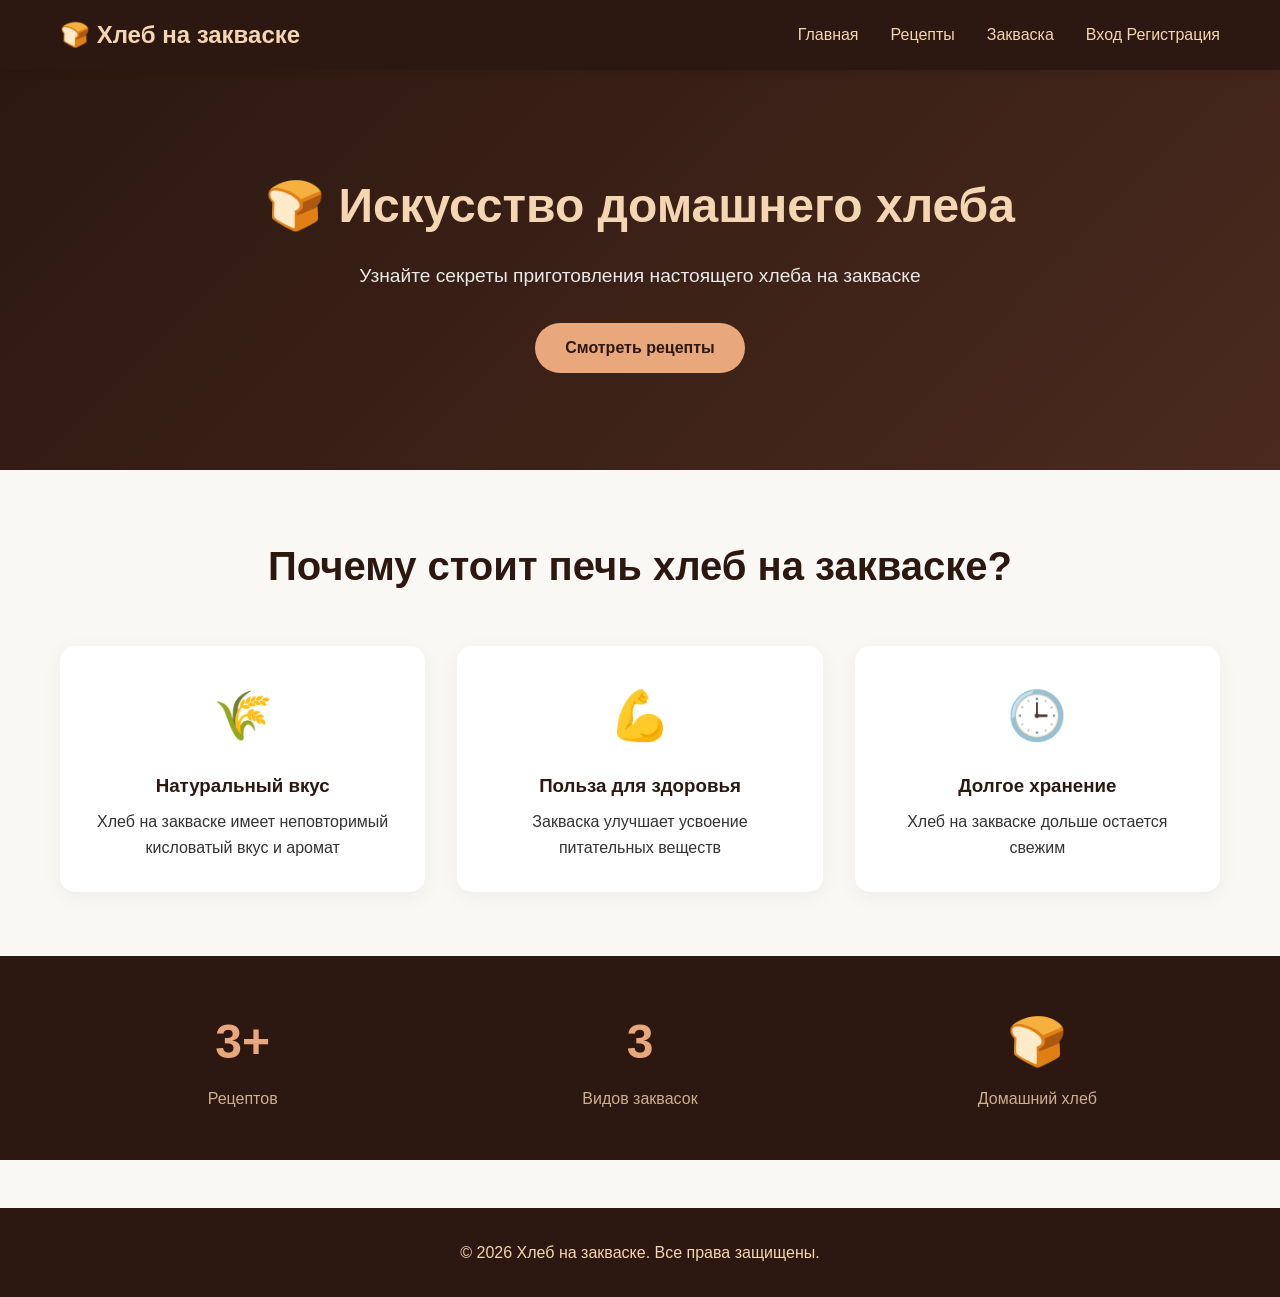
<file: frontend/index.html>
<!DOCTYPE html>
<html lang="ru">
<head>
    <meta charset="UTF-8">
    <meta name="viewport" content="width=device-width, initial-scale=1.0">
    <title>Хлеб на закваске - Главная</title>
    <link rel="stylesheet" href="css/style.css?v=5">
</head>
<body>
    <nav class="navbar">
        <div class="container">
            <a href="/" class="logo">🍞 Хлеб на закваске</a>
            <ul class="nav-links">
                <li><a href="/">Главная</a></li>
                <li><a href="/recipes.html">Рецепты</a></li>
                <li><a href="/starter.html">Закваска</a></li>
                <li class="requires-auth"><a href="/add-recipe.html">➕ Добавить рецепт</a></li>
                <li class="auth-links"></li>
            </ul>
        </div>
    </nav>

    <section class="hero">
        <div class="container">
            <h1>🍞 Искусство домашнего хлеба</h1>
            <p>Узнайте секреты приготовления настоящего хлеба на закваске</p>
            <a href="/recipes.html" class="btn btn-primary">Смотреть рецепты</a>
        </div>
    </section>

    <section class="features">
        <div class="container">
            <h2>Почему стоит печь хлеб на закваске?</h2>
            <div class="features-grid">
                <div class="feature-card">
                    <div class="feature-icon">🌾</div>
                    <h3>Натуральный вкус</h3>
                    <p>Хлеб на закваске имеет неповторимый кисловатый вкус и аромат</p>
                </div>
                <div class="feature-card">
                    <div class="feature-icon">💪</div>
                    <h3>Польза для здоровья</h3>
                    <p>Закваска улучшает усвоение питательных веществ</p>
                </div>
                <div class="feature-card">
                    <div class="feature-icon">🕒</div>
                    <h3>Долгое хранение</h3>
                    <p>Хлеб на закваске дольше остается свежим</p>
                </div>
            </div>
        </div>
    </section>

    <section class="stats">
        <div class="container">
            <div class="stats-grid">
                <div class="stat-item">
                    <span class="stat-number" id="recipeCount">0</span>
                    <span class="stat-label">Рецептов</span>
                </div>
                <div class="stat-item">
                    <span class="stat-number" id="starterCount">0</span>
                    <span class="stat-label">Видов заквасок</span>
                </div>
                <div class="stat-item">
                    <span class="stat-number">🍞</span>
                    <span class="stat-label">Домашний хлеб</span>
                </div>
            </div>
        </div>
    </section>

    <footer>
        <div class="container">
            <p>&copy; 2026 Хлеб на закваске. Все права защищены.</p>
        </div>
    </footer>

    <script src="js/config.js"></script>
    <script src="js/utils.js"></script>
    <script src="js/auth-check.js"></script>
    <script src="js/main.js"></script>
</body>
</html>
</file>
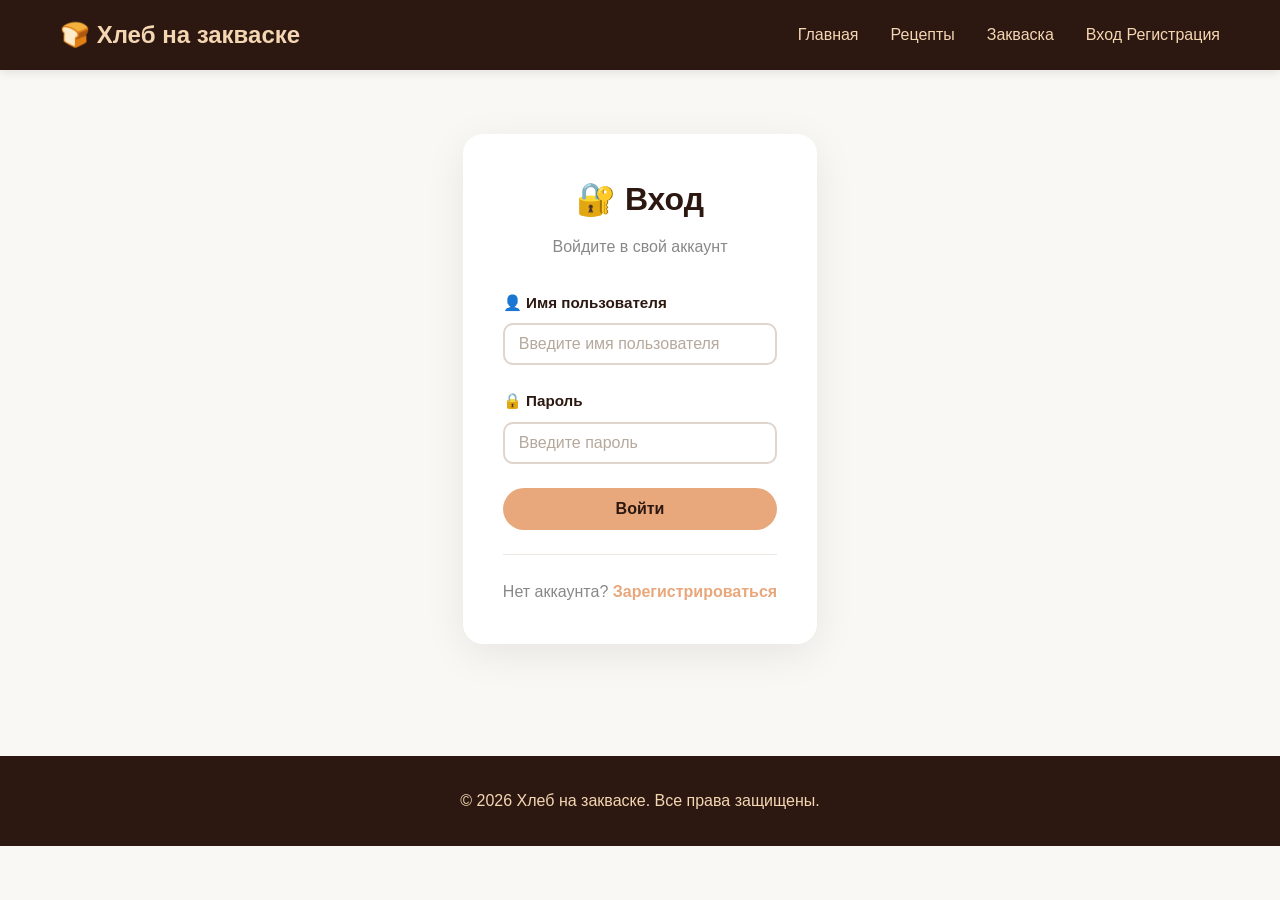
<file: frontend/login.html>
<!DOCTYPE html>
<html lang="ru">
<head>
    <meta charset="UTF-8">
    <meta name="viewport" content="width=device-width, initial-scale=1.0">
    <title>Вход - Хлеб на закваске</title>
    <link rel="stylesheet" href="css/style.css?v=5">
    <link rel="stylesheet" href="css/auth.css?v=5">
</head>
<body>
    <nav class="navbar">
        <div class="container">
            <a href="/" class="logo">🍞 Хлеб на закваске</a>
            <ul class="nav-links">
                <li><a href="/">Главная</a></li>
                <li><a href="/recipes.html">Рецепты</a></li>
                <li><a href="/starter.html">Закваска</a></li>
                <li class="requires-auth"><a href="/add-recipe.html">➕ Добавить рецепт</a></li>
                <li class="auth-links"></li>
            </ul>
        </div>
    </nav>

    <section class="auth-section">
        <div class="container">
            <div class="auth-card">
                <div class="auth-header">
                    <h1>🔐 Вход</h1>
                    <p>Войдите в свой аккаунт</p>
                </div>

                <form id="loginForm" class="auth-form">
                    <div class="form-group">
                        <label for="username">👤 Имя пользователя</label>
                        <input type="text" id="username" required
                               placeholder="Введите имя пользователя">
                    </div>

                    <div class="form-group">
                        <label for="password">🔒 Пароль</label>
                        <input type="password" id="password" required
                               placeholder="Введите пароль">
                    </div>

                    <div id="message" class="auth-message"></div>

                    <button type="submit" class="btn btn-primary btn-full">Войти</button>
                </form>

                <div class="auth-footer">
                    <p>Нет аккаунта? <a href="/register.html">Зарегистрироваться</a></p>
                </div>
            </div>
        </div>
    </section>

    <footer>
        <div class="container">
            <p>&copy; 2026 Хлеб на закваске. Все права защищены.</p>
        </div>
    </footer>

    <script src="js/config.js"></script>
    <script src="js/utils.js"></script>
    <script src="js/auth-check.js"></script>
    <script src="js/login.js"></script>
</body>
</html>
</file>
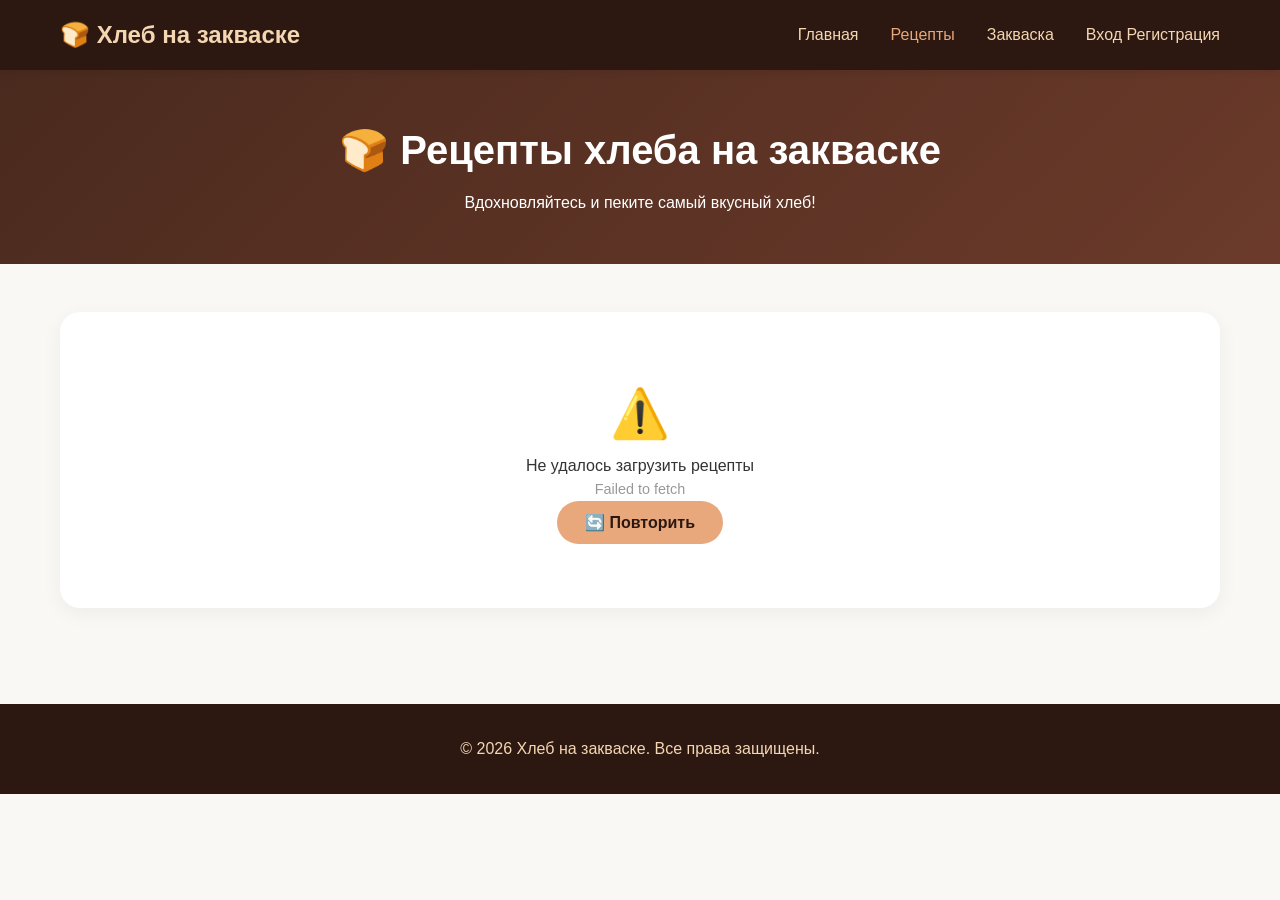
<file: frontend/recipes.html>
<!DOCTYPE html>
<html lang="ru">
<head>
    <meta charset="UTF-8">
    <meta name="viewport" content="width=device-width, initial-scale=1.0">
    <title>Рецепты хлеба на закваске</title>
    <link rel="stylesheet" href="css/style.css?v=5">
    <link rel="stylesheet" href="css/starter.css?v=5">  
</head>
<body>
    <nav class="navbar">
        <div class="container">
            <a href="/" class="logo">🍞 Хлеб на закваске</a>
            <ul class="nav-links">
                <li><a href="/">Главная</a></li>
                <li><a href="/recipes.html" class="active">Рецепты</a></li>
                <li><a href="/starter.html">Закваска</a></li>
                <li class="requires-auth"><a href="/add-recipe.html">➕ Добавить рецепт</a></li>
                <li class="auth-links"></li>
            </ul>
        </div>
    </nav>

    <section class="page-header">
        <div class="container">
            <h1>🍞 Рецепты хлеба на закваске</h1>
            <p>Вдохновляйтесь и пеките самый вкусный хлеб!</p>
        </div>
    </section>

    <section class="recipes-section">
        <div class="container">
            <div id="recipes-container" class="recipes-grid">
              
            </div>
        </div>
    </section>

    <footer>
        <div class="container">
            <p>&copy; 2026 Хлеб на закваске. Все права защищены.</p>
        </div>
    </footer>

    <script src="js/config.js"></script>
    <script src="js/utils.js"></script>
    <script src="js/auth-check.js"></script>
    <script src="js/recipes.js"></script>
</body>
</html>
</file>
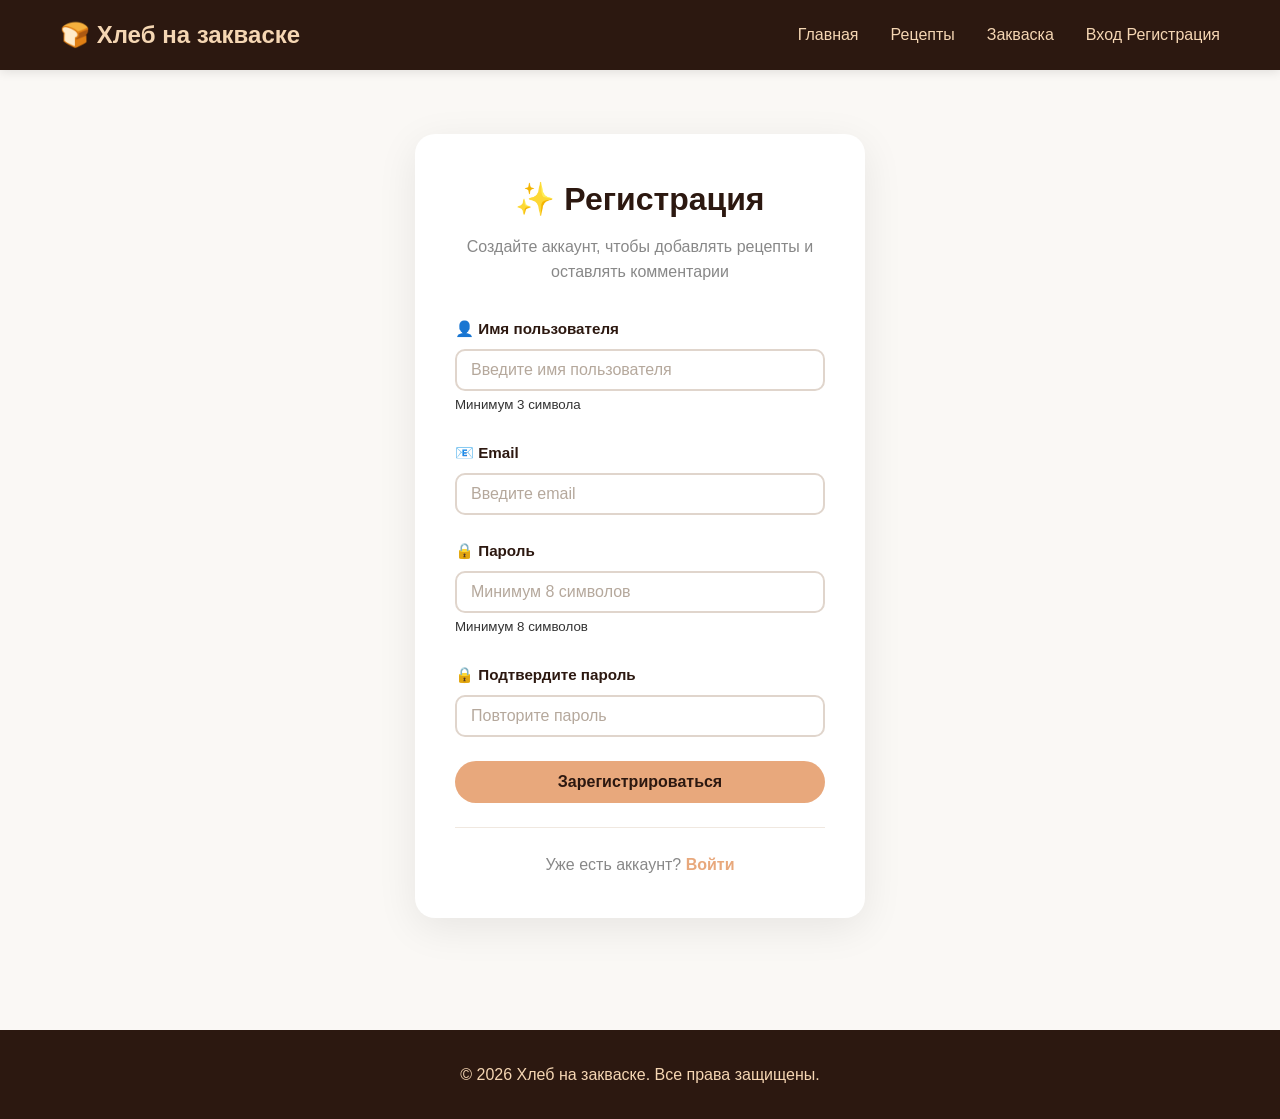
<file: frontend/register.html>
<!DOCTYPE html>
<html lang="ru">
<head>
    <meta charset="UTF-8">
    <meta name="viewport" content="width=device-width, initial-scale=1.0">
    <title>Регистрация - Хлеб на закваске</title>
    <link rel="stylesheet" href="css/style.css?v=5">
    <link rel="stylesheet" href="css/auth.css?v=5">
</head>
<body>
    <nav class="navbar">
        <div class="container">
            <a href="/" class="logo">🍞 Хлеб на закваске</a>
            <ul class="nav-links">
                <li><a href="/">Главная</a></li>
                <li><a href="/recipes.html">Рецепты</a></li>
                <li><a href="/starter.html">Закваска</a></li>
                <li class="requires-auth"><a href="/add-recipe.html">➕ Добавить рецепт</a></li>
                <li class="auth-links"></li>
            </ul>
        </div>
    </nav>

    <section class="auth-section">
        <div class="container">
            <div class="auth-card">
                <div class="auth-header">
                    <h1>✨ Регистрация</h1>
                    <p>Создайте аккаунт, чтобы добавлять рецепты и оставлять комментарии</p>
                </div>

                <form id="registerForm" class="auth-form">
                    <div class="form-group">
                        <label for="username">👤 Имя пользователя</label>
                        <input type="text" id="username" required minlength="3"
                               placeholder="Введите имя пользователя">
                        <small>Минимум 3 символа</small>
                    </div>

                    <div class="form-group">
                        <label for="email">📧 Email</label>
                        <input type="email" id="email" required placeholder="Введите email">
                    </div>

                    <div class="form-group">
                        <label for="password">🔒 Пароль</label>
                        <input type="password" id="password" required minlength="8"
                               placeholder="Минимум 8 символов">
                        <small>Минимум 8 символов</small>
                    </div>

                    <div class="form-group">
                        <label for="confirm_password">🔒 Подтвердите пароль</label>
                        <input type="password" id="confirm_password" required
                               placeholder="Повторите пароль">
                    </div>

                    <div id="message" class="auth-message"></div>

                    <button type="submit" class="btn btn-primary btn-full">Зарегистрироваться</button>
                </form>

                <div class="auth-footer">
                    <p>Уже есть аккаунт? <a href="/login.html">Войти</a></p>
                </div>
            </div>
        </div>
    </section>

    <footer>
        <div class="container">
            <p>&copy; 2026 Хлеб на закваске. Все права защищены.</p>
        </div>
    </footer>

    <script src="js/config.js"></script>
    <script src="js/utils.js"></script>
    <script src="js/auth-check.js"></script>
    <script src="js/register.js"></script>
</body>
</html>
</file>
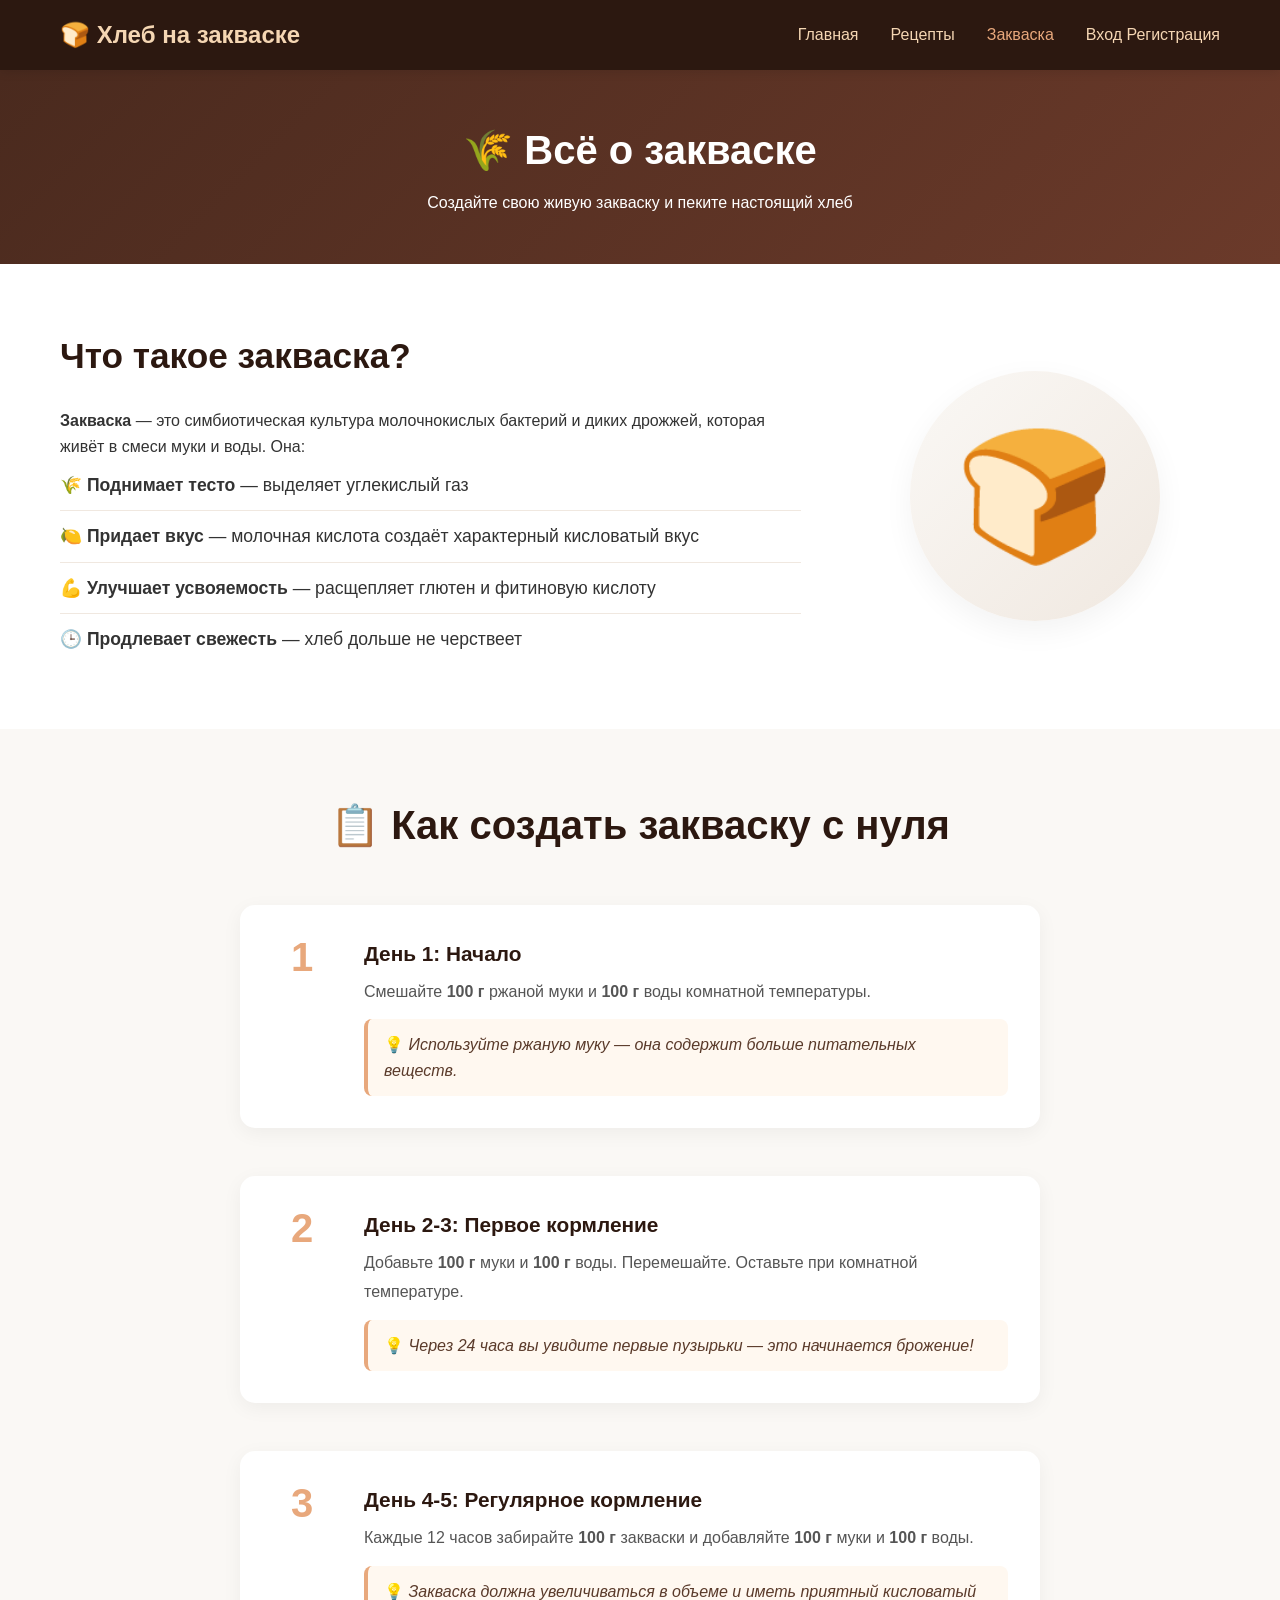
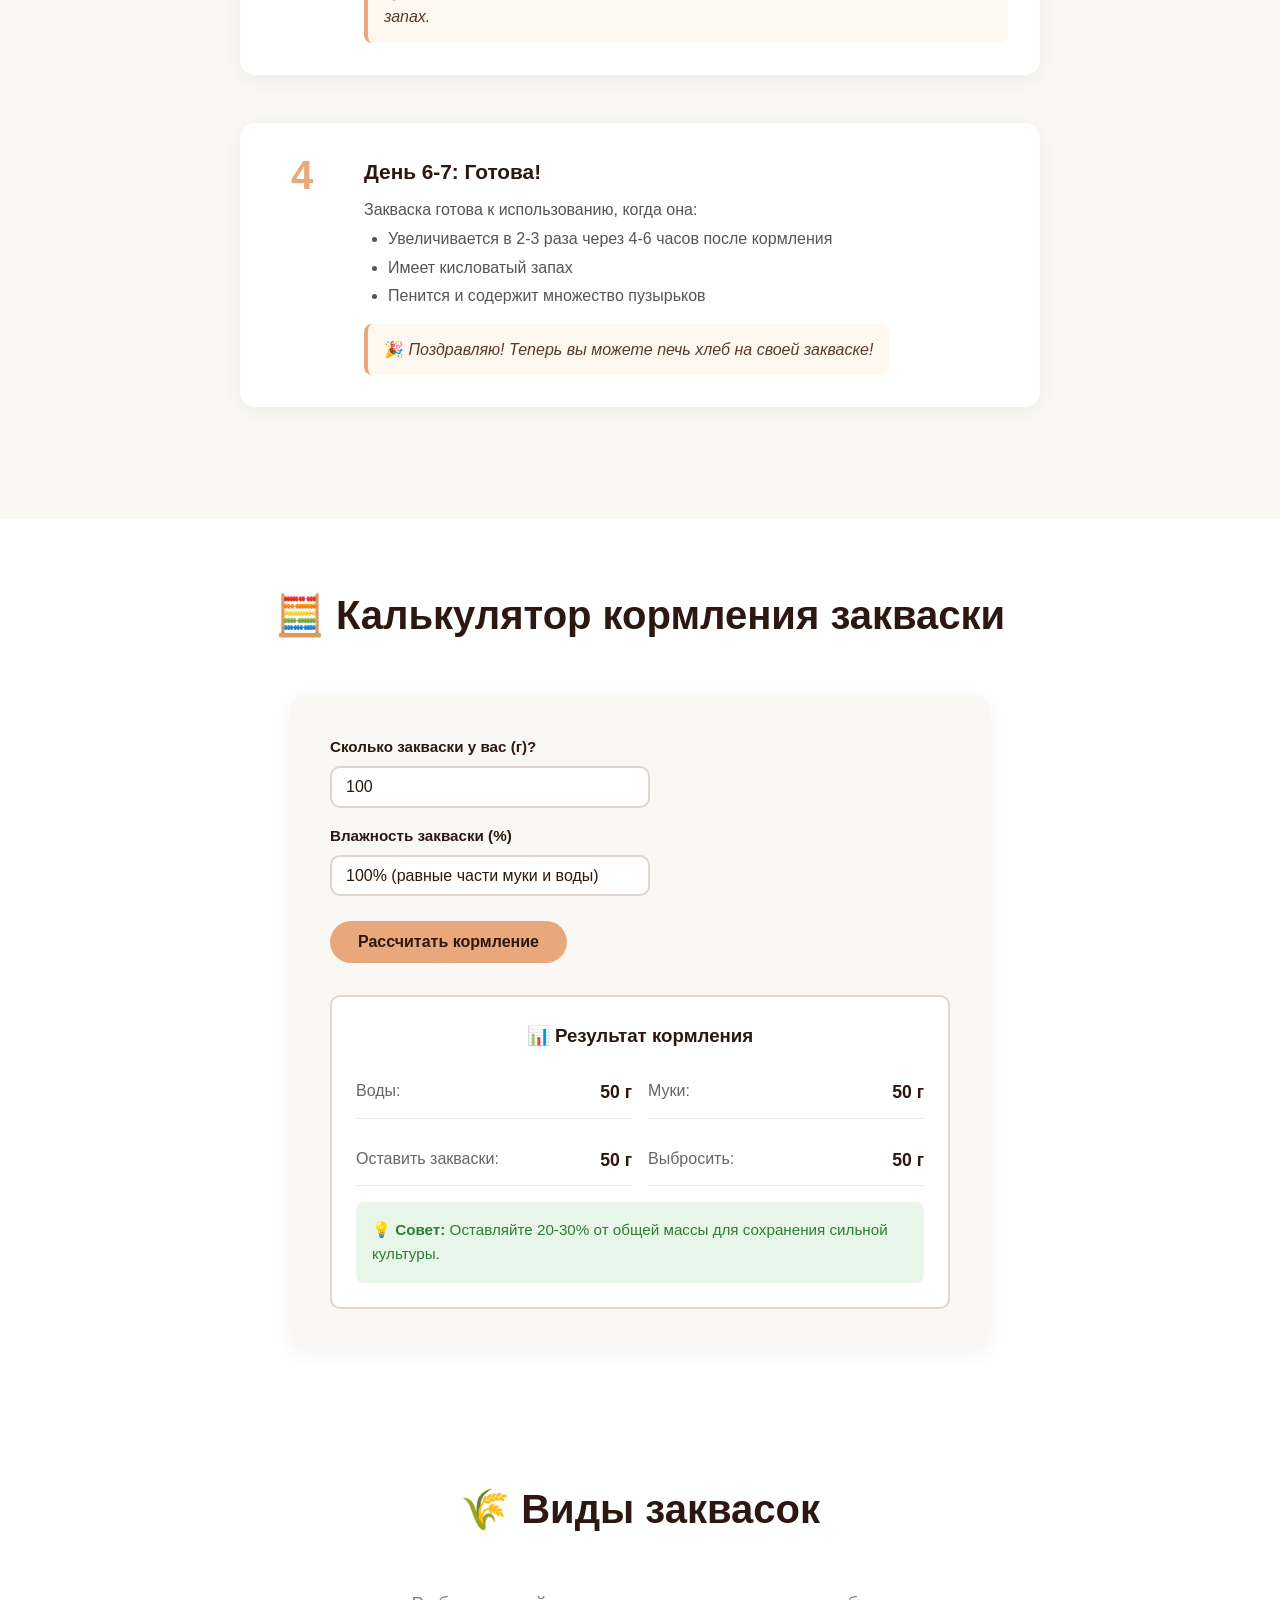
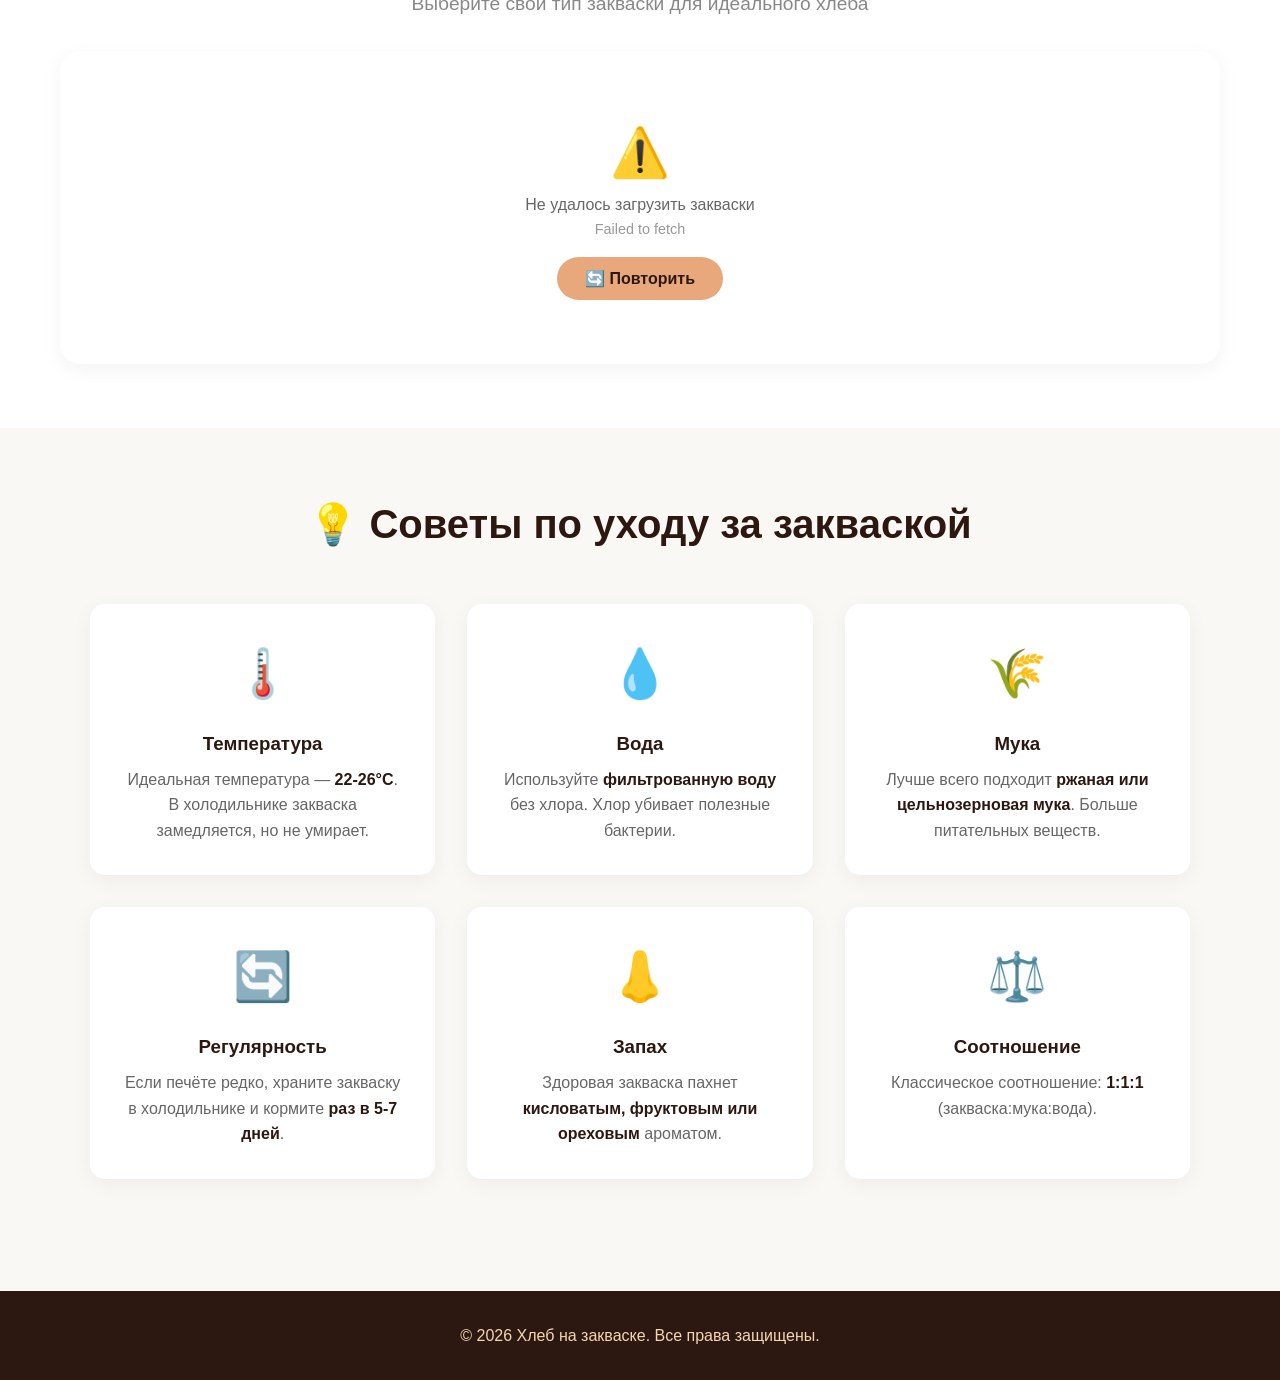
<file: frontend/starter.html>
<!DOCTYPE html>
<html lang="ru">
<head>
    <meta charset="UTF-8">
    <meta name="viewport" content="width=device-width, initial-scale=1.0">
    <title>Всё о закваске - Хлеб на закваске</title>
    <link rel="stylesheet" href="css/style.css?v=6">
    <link rel="stylesheet" href="css/starter.css?v=6">  
</head>
<body>
    <nav class="navbar">
        <div class="container">
            <a href="/" class="logo">🍞 Хлеб на закваске</a>
            <ul class="nav-links">
                <li><a href="/">Главная</a></li>
                <li><a href="/recipes.html">Рецепты</a></li>
                <li><a href="/starter.html" class="active">Закваска</a></li>
                <li class="requires-auth"><a href="/add-recipe.html">➕ Добавить рецепт</a></li>
                <li class="auth-links"></li>
            </ul>
        </div>
    </nav>

    <section class="page-header">
        <div class="container">
            <h1>🌾 Всё о закваске</h1>
            <p>Создайте свою живую закваску и пеките настоящий хлеб</p>
        </div>
    </section>

    <section class="intro-section">
        <div class="container">
            <div class="intro-content">
                <div class="intro-text">
                    <h2>Что такое закваска?</h2>
                    <p><strong>Закваска</strong> — это симбиотическая культура молочнокислых бактерий и диких дрожжей, которая живёт в смеси муки и воды. Она:</p>
                    <ul>
                        <li>🌾 <strong>Поднимает тесто</strong> — выделяет углекислый газ</li>
                        <li>🍋 <strong>Придает вкус</strong> — молочная кислота создаёт характерный кисловатый вкус</li>
                        <li>💪 <strong>Улучшает усвояемость</strong> — расщепляет глютен и фитиновую кислоту</li>
                        <li>🕒 <strong>Продлевает свежесть</strong> — хлеб дольше не черствеет</li>
                    </ul>
                </div>
                <div class="intro-image">
                    <div class="starter-icon">🍞</div>
                </div>
            </div>
        </div>
    </section>

    <section class="guide-section">
        <div class="container">
            <h2 class="section-title">📋 Как создать закваску с нуля</h2>
            <div class="guide-timeline">
                <div class="guide-step">
                    <div class="step-number">1</div>
                    <div class="step-content">
                        <h3>День 1: Начало</h3>
                        <p>Смешайте <strong>100 г</strong> ржаной муки и <strong>100 г</strong> воды комнатной температуры.</p>
                        <div class="step-tip">💡 <em>Используйте ржаную муку — она содержит больше питательных веществ.</em></div>
                    </div>
                </div>
                <div class="guide-step">
                    <div class="step-number">2</div>
                    <div class="step-content">
                        <h3>День 2-3: Первое кормление</h3>
                        <p>Добавьте <strong>100 г</strong> муки и <strong>100 г</strong> воды. Перемешайте. Оставьте при комнатной температуре.</p>
                        <div class="step-tip">💡 <em>Через 24 часа вы увидите первые пузырьки — это начинается брожение!</em></div>
                    </div>
                </div>
                <div class="guide-step">
                    <div class="step-number">3</div>
                    <div class="step-content">
                        <h3>День 4-5: Регулярное кормление</h3>
                        <p>Каждые 12 часов забирайте <strong>100 г</strong> закваски и добавляйте <strong>100 г</strong> муки и <strong>100 г</strong> воды.</p>
                        <div class="step-tip">💡 <em>Закваска должна увеличиваться в объеме и иметь приятный кисловатый запах.</em></div>
                    </div>
                </div>
                <div class="guide-step">
                    <div class="step-number">4</div>
                    <div class="step-content">
                        <h3>День 6-7: Готова!</h3>
                        <p>Закваска готова к использованию, когда она:</p>
                        <ul>
                            <li>Увеличивается в 2-3 раза через 4-6 часов после кормления</li>
                            <li>Имеет кисловатый запах</li>
                            <li>Пенится и содержит множество пузырьков</li>
                        </ul>
                        <div class="step-tip">🎉 <em>Поздравляю! Теперь вы можете печь хлеб на своей закваске!</em></div>
                    </div>
                </div>
            </div>
        </div>
    </section>

    <section class="calculator-section">
        <div class="container">
            <h2 class="section-title">🧮 Калькулятор кормления закваски</h2>
            <div class="calculator-card">
                <div class="calc-inputs">
                    <div class="form-group">
                        <label for="starterAmount">Сколько закваски у вас (г)?</label>
                        <input type="number" id="starterAmount" value="100" min="10" step="5">
                    </div>
                    <div class="form-group">
                        <label for="hydration">Влажность закваски (%)</label>
                        <select id="hydration">
                            <option value="100">100% (равные части муки и воды)</option>
                            <option value="80">80% (меньше воды)</option>
                            <option value="120">120% (больше воды)</option>
                        </select>
                    </div>
                    <button onclick="calculateFeeding()" class="btn btn-primary">Рассчитать кормление</button>
                </div>
                <div id="calculationResult" class="calc-result">
                    <h3>📊 Результат кормления</h3>
                    <div class="result-grid">
                        <div class="result-item">
                            <span class="result-label">Воды:</span>
                            <span class="result-value" id="waterAmount">100 г</span>
                        </div>
                        <div class="result-item">
                            <span class="result-label">Муки:</span>
                            <span class="result-value" id="flourAmount">100 г</span>
                        </div>
                        <div class="result-item">
                            <span class="result-label">Оставить закваски:</span>
                            <span class="result-value" id="keepAmount">50 г</span>
                        </div>
                        <div class="result-item">
                            <span class="result-label">Выбросить:</span>
                            <span class="result-value" id="discardAmount">50 г</span>
                        </div>
                    </div>
                    <div class="result-tip">
                        💡 <strong>Совет:</strong> Оставляйте 20-30% от общей массы для сохранения сильной культуры.
                    </div>
                </div>
            </div>
        </div>
    </section>

    <section class="types-section">
        <div class="container">
            <h2 class="section-title">🌾 Виды заквасок</h2>
            <p class="section-subtitle">Выберите свой тип закваски для идеального хлеба</p>
            <div id="starters-container" class="starters-grid">
                
            </div>
        </div>
    </section>

    <section class="tips-section">
        <div class="container">
            <h2 class="section-title">💡 Советы по уходу за закваской</h2>
            <div class="tips-grid">
                <div class="tip-card">
                    <div class="tip-icon">🌡️</div>
                    <h3>Температура</h3>
                    <p>Идеальная температура — <strong>22-26°C</strong>. В холодильнике закваска замедляется, но не умирает.</p>
                </div>
                <div class="tip-card">
                    <div class="tip-icon">💧</div>
                    <h3>Вода</h3>
                    <p>Используйте <strong>фильтрованную воду</strong> без хлора. Хлор убивает полезные бактерии.</p>
                </div>
                <div class="tip-card">
                    <div class="tip-icon">🌾</div>
                    <h3>Мука</h3>
                    <p>Лучше всего подходит <strong>ржаная или цельнозерновая мука</strong>. Больше питательных веществ.</p>
                </div>
                <div class="tip-card">
                    <div class="tip-icon">🔄</div>
                    <h3>Регулярность</h3>
                    <p>Если печёте редко, храните закваску в холодильнике и кормите <strong>раз в 5-7 дней</strong>.</p>
                </div>
                <div class="tip-card">
                    <div class="tip-icon">👃</div>
                    <h3>Запах</h3>
                    <p>Здоровая закваска пахнет <strong>кисловатым, фруктовым или ореховым</strong> ароматом.</p>
                </div>
                <div class="tip-card">
                    <div class="tip-icon">⚖️</div>
                    <h3>Соотношение</h3>
                    <p>Классическое соотношение: <strong>1:1:1</strong> (закваска:мука:вода).</p>
                </div>
            </div>
        </div>
    </section>

    <footer>
        <div class="container">
            <p>&copy; 2026 Хлеб на закваске. Все права защищены.</p>
        </div>
    </footer>

    <script src="js/config.js"></script>
    <script src="js/utils.js"></script>
    <script src="js/auth-check.js"></script>
    <script src="js/starter.js"></script>
</body>
</html>
</file>
<file: frontend/css/style.css>
* {
    margin: 0;
    padding: 0;
    box-sizing: border-box;
}

body {
    font-family: 'Segoe UI', Tahoma, Geneva, Verdana, sans-serif;
    line-height: 1.6;
    color: #333;
    background: #faf8f5;
}

.container {
    max-width: 1200px;
    margin: 0 auto;
    padding: 0 20px;
}

/* Navbar */
.navbar {
    background: #2c1810;
    color: #fff;
    padding: 1rem 0;
    position: sticky;
    top: 0;
    z-index: 1000;
    box-shadow: 0 2px 10px rgba(0,0,0,0.1);
}

.navbar .container {
    display: flex;
    justify-content: space-between;
    align-items: center;
}

.logo {
    font-size: 1.5rem;
    font-weight: bold;
    color: #f5d6b3;
    text-decoration: none;
}

.nav-links {
    display: flex;
    list-style: none;
    gap: 2rem;
}

.nav-links a {
    color: #f5d6b3;
    text-decoration: none;
    transition: color 0.3s;
    font-weight: 500;
}

.nav-links a:hover,
.nav-links a.active {
    color: #e8a87c;
}

/* Hero Section */
.hero {
    background: linear-gradient(135deg, #2c1810 0%, #4a2a1e 100%);
    color: white;
    padding: 4rem 0;
    text-align: center;
    min-height: 400px;
    display: flex;
    align-items: center;
}

.hero h1 {
    font-size: 3rem;
    margin-bottom: 1rem;
    color: #f5d6b3;
}

.hero p {
    font-size: 1.2rem;
    margin-bottom: 2rem;
    opacity: 0.9;
}

/* Buttons */
.btn {
    display: inline-block;
    padding: 12px 30px;
    border-radius: 30px;
    text-decoration: none;
    font-weight: 600;
    transition: all 0.3s;
    border: none;
    cursor: pointer;
}

.btn-primary {
    background: #e8a87c;
    color: #2c1810;
}

.btn-primary:hover {
    background: #f5d6b3;
    transform: translateY(-2px);
    box-shadow: 0 5px 15px rgba(232, 168, 124, 0.4);
}

/* Features */
.features {
    padding: 4rem 0;
}

.features h2 {
    text-align: center;
    font-size: 2.5rem;
    margin-bottom: 3rem;
    color: #2c1810;
}

.features-grid {
    display: grid;
    grid-template-columns: repeat(auto-fit, minmax(300px, 1fr));
    gap: 2rem;
}

.feature-card {
    background: white;
    padding: 2rem;
    border-radius: 15px;
    text-align: center;
    box-shadow: 0 5px 20px rgba(0,0,0,0.05);
    transition: transform 0.3s;
}

.feature-card:hover {
    transform: translateY(-5px);
}

.feature-icon {
    font-size: 3rem;
    margin-bottom: 1rem;
}

.feature-card h3 {
    margin-bottom: 0.5rem;
    color: #2c1810;
}

/* Page Header */
.page-header {
    background: linear-gradient(135deg, #4a2a1e 0%, #6b3a2a 100%);
    color: white;
    padding: 3rem 0;
    text-align: center;
}

.page-header h1 {
    font-size: 2.5rem;
    margin-bottom: 0.5rem;
}

/* Recipes */
.recipes-section {
    padding: 3rem 0;
}

.recipe-filters {
    display: flex;
    gap: 1rem;
    justify-content: center;
    margin-bottom: 2rem;
    flex-wrap: wrap;
}

.filter-btn {
    padding: 8px 20px;
    border: 2px solid #2c1810;
    background: transparent;
    border-radius: 25px;
    cursor: pointer;
    transition: all 0.3s;
    font-weight: 500;
}

.filter-btn:hover,
.filter-btn.active {
    background: #2c1810;
    color: white;
}

.recipes-grid {
    display: grid;
    grid-template-columns: repeat(auto-fill, minmax(350px, 1fr));
    gap: 2rem;
}

.recipe-card {
    background: white;
    border-radius: 15px;
    overflow: hidden;
    box-shadow: 0 5px 20px rgba(0,0,0,0.05);
    transition: transform 0.3s;
}

.recipe-card:hover {
    transform: translateY(-5px);
    box-shadow: 0 8px 30px rgba(0,0,0,0.1);
}

.recipe-image {
    width: 100%;
    height: 200px;
    background: #e8d5c4;
    display: flex;
    align-items: center;
    justify-content: center;
    font-size: 3rem;
}

.recipe-content {
    padding: 1.5rem;
}

.recipe-content h3 {
    margin-bottom: 0.5rem;
    color: #2c1810;
}

.recipe-meta {
    display: flex;
    gap: 1rem;
    margin: 0.5rem 0;
    font-size: 0.9rem;
    color: #666;
}

.difficulty {
    display: inline-block;
    padding: 2px 12px;
    border-radius: 12px;
    font-size: 0.8rem;
    font-weight: 600;
}

.difficulty.easy { background: #d4edda; color: #155724; }
.difficulty.medium { background: #fff3cd; color: #856404; }
.difficulty.hard { background: #f8d7da; color: #721c24; }

/* Starters */
.starter-section {
    padding: 3rem 0;
}

.starter-info h2 {
    color: #2c1810;
    margin-top: 2rem;
    margin-bottom: 1rem;
}

.starters-grid {
    display: grid;
    grid-template-columns: repeat(auto-fill, minmax(300px, 1fr));
    gap: 2rem;
    margin-top: 2rem;
}

.starter-card {
    background: white;
    padding: 1.5rem;
    border-radius: 15px;
    box-shadow: 0 5px 20px rgba(0,0,0,0.05);
    border-left: 4px solid #e8a87c;
}

.starter-card h3 {
    color: #2c1810;
    margin-bottom: 0.5rem;
}

/* Footer */
footer {
    background: #2c1810;
    color: #f5d6b3;
    text-align: center;
    padding: 2rem 0;
    margin-top: 3rem;
}

/* Loading */
.loading {
    text-align: center;
    padding: 2rem;
    font-size: 1.2rem;
    color: #666;
}

/* Responsive */
@media (max-width: 768px) {
    .navbar .container {
        flex-direction: column;
        gap: 1rem;
    }
    
    .nav-links {
        gap: 1rem;
    }
    
    .hero h1 {
        font-size: 2rem;
    }
    
    .recipes-grid,
    .starters-grid {
        grid-template-columns: 1fr;
    }
    
    .features-grid {
        grid-template-columns: 1fr;
    }
}

/* Stats */
.stats {
    background: #2c1810;
    color: #f5d6b3;
    padding: 3rem 0;
}

.stats-grid {
    display: grid;
    grid-template-columns: repeat(auto-fit, minmax(200px, 1fr));
    gap: 2rem;
    text-align: center;
}

.stat-item {
    display: flex;
    flex-direction: column;
}

.stat-number {
    font-size: 3rem;
    font-weight: bold;
    color: #e8a87c;
}

.stat-label {
    font-size: 1rem;
    opacity: 0.8;
    margin-top: 0.3rem;
}

.search-bar {
    max-width: 600px;
    margin: 0 auto 2rem;
}

.search-bar input {
    width: 100%;
    padding: 14px 20px;
    border: 2px solid #e0d5cc;
    border-radius: 30px;
    font-size: 1rem;
    transition: all 0.3s;
    background: white;
}

.search-bar input:focus {
    outline: none;
    border-color: #e8a87c;
    box-shadow: 0 0 0 3px rgba(232, 168, 124, 0.1);
}

/* No recipes message */
.no-recipes {
    text-align: center;
    padding: 4rem 2rem;
    background: white;
    border-radius: 20px;
    box-shadow: 0 5px 20px rgba(0,0,0,0.05);
    grid-column: 1 / -1;
}

/* Recipe Cards */
.recipe-card {
    background: white;
    border-radius: 15px;
    overflow: hidden;
    box-shadow: 0 5px 20px rgba(0,0,0,0.05);
    transition: all 0.3s ease;
    position: relative;
}

.recipe-card:hover {
    transform: translateY(-8px);
    box-shadow: 0 15px 40px rgba(0,0,0,0.1);
}

.recipe-image {
    width: 100%;
    height: 200px;
    background-size: cover;
    background-position: center;
    display: flex;
    align-items: center;
    justify-content: center;
    font-size: 4rem;
    transition: transform 0.3s;
    background-color: #f5d6b3; /* цвет, если фото не загрузится */
}

.recipe-image img {
    width: 100%;
    height: 100%;
    object-fit: cover;
}

.recipe-card:hover .recipe-image {
    transform: scale(1.02);
}

.recipe-content {
    padding: 1.5rem;
}

.recipe-content h3 {
    color: #2c1810;
    margin-bottom: 0.5rem;
    font-size: 1.2rem;
}

.recipe-content p {
    color: #666;
    line-height: 1.6;
    margin-bottom: 0.8rem;
}

.recipe-meta {
    display: flex;
    gap: 1rem;
    flex-wrap: wrap;
    align-items: center;
    font-size: 0.9rem;
    color: #888;
}

.recipe-meta span {
    display: flex;
    align-items: center;
    gap: 0.3rem;
}

.difficulty {
    display: inline-block;
    padding: 2px 12px;
    border-radius: 12px;
    font-size: 0.8rem;
    font-weight: 600;
}

.difficulty.easy { 
    background: #d4edda; 
    color: #155724; 
}

.difficulty.medium { 
    background: #fff3cd; 
    color: #856404; 
}

.difficulty.hard { 
    background: #f8d7da; 
    color: #721c24; 
}


/* Общие стили для полей ввода */
.form-group {
    margin-bottom: 1.2rem;
}

.form-group label {
    display: block;
    font-weight: 600;
    color: #2c1810;
    margin-bottom: 0.4rem;
    font-size: 0.95rem;
}

.form-group input[type="text"],
.form-group input[type="email"],
.form-group input[type="password"],
.form-group input[type="number"],
.form-group input[type="url"],
.form-group input[type="search"],
.form-group textarea,
.form-group select {
    width: 100%;
    padding: 10px 14px;
    border: 2px solid #e0d5cc;
    border-radius: 10px;
    background: #ffffff;
    font-size: 1rem;
    font-family: inherit;
    color: #2c1810;
    transition: border-color 0.2s, box-shadow 0.2s;
    box-sizing: border-box;
}

/* Фокус */
.form-group input:focus,
.form-group textarea:focus,
.form-group select:focus {
    outline: none;
    border-color: #e8a87c;
    box-shadow: 0 0 0 3px rgba(232, 168, 124, 0.15);
}

/* Placeholder */
.form-group input::placeholder,
.form-group textarea::placeholder {
    color: #b5a89c;
}

/* Textarea */
.form-group textarea {
    min-height: 90px;
    resize: vertical;
    line-height: 1.5;
}

/* Select */
.form-group select {
    cursor: pointer;
    appearance: none;
    background-image: url("data:image/svg+xml;utf8,<svg xmlns='http://www.w3.org/2000/svg' width='12' height='8' viewBox='0 0 12 8'><path fill='%232c1810' d='M6 8L0 0h12z'/></svg>");
    background-repeat: no-repeat;
    background-position: right 14px center;
    padding-right: 36px;
}

/* Кнопки */
.form-group + button,
form button[type="submit"],
button.btn-primary {
    padding: 12px 28px;
    border-radius: 30px;
    font-size: 1rem;
    font-weight: 600;
    cursor: pointer;
    border: none;
    transition: background 0.2s, transform 0.1s;
}

/* Рейтинг-звёзды */
.rating-stars {
    display: flex;
    gap: 6px;
    font-size: 2rem;
    cursor: pointer;
    user-select: none;
    margin: 0.3rem 0 0.6rem;
}

.rating-stars span {
    opacity: 0.35;
    transition: opacity 0.15s, transform 0.15s;
    line-height: 1;
}

.rating-stars span:hover {
    transform: scale(1.15);
}

.rating-stars span.active,
.rating-stars span.active ~ span {
    opacity: 1;
}

/* Блок калькулятора кормления */
.calc-inputs .form-group {
    margin-bottom: 1rem;
}

.calc-inputs label {
    display: block;
    font-weight: 600;
    color: #2c1810;
    margin-bottom: 0.4rem;
}

.calc-inputs input,
.calc-inputs select {
    width: 100%;
    max-width: 320px;
    padding: 10px 14px;
    border: 2px solid #e0d5cc;
    border-radius: 10px;
    background: #fff;
    font-size: 1rem;
    font-family: inherit;
    box-sizing: border-box;
    transition: border-color 0.2s, box-shadow 0.2s;
}

.calc-inputs input:focus,
.calc-inputs select:focus {
    outline: none;
    border-color: #e8a87c;
    box-shadow: 0 0 0 3px rgba(232, 168, 124, 0.15);
}

.calc-inputs button {
    margin-top: 0.6rem;
    padding: 12px 28px;
    border-radius: 30px;
    background: #e8a87c;
    color: #2c1810;
    border: none;
    font-size: 1rem;
    font-weight: 600;
    cursor: pointer;
    transition: background 0.2s, transform 0.1s;
}

.calc-inputs button:hover {
    background: #f5d6b3;
    transform: translateY(-1px);
}

/* Блок формы комментария */
.comment-form {
    background: #faf8f5;
    padding: 1.5rem;
    border-radius: 12px;
    margin-bottom: 1.5rem;
}

.comment-form h3 {
    color: #2c1810;
    margin-bottom: 1rem;
}

.rating-stars span.active {
    color: #f5a623;
    text-shadow: 0 0 8px rgba(245, 166, 35, 0.4);
}

.rating-stars span:hover,
.rating-stars span:hover ~ span {
    color: #f5a623;
    opacity: 0.8;
}
</file>
<file: frontend/css/auth.css>
.auth-section {
    padding: 4rem 0;
    min-height: calc(100vh - 300px);
    display: flex;
    align-items: center;
    background: #faf8f5;
}

.auth-card {
    max-width: 450px;
    margin: 0 auto;
    background: white;
    padding: 2.5rem;
    border-radius: 20px;
    box-shadow: 0 10px 40px rgba(0,0,0,0.08);
}

.auth-header {
    text-align: center;
    margin-bottom: 2rem;
}

.auth-header h1 {
    color: #2c1810;
    font-size: 2rem;
    margin-bottom: 0.5rem;
}

.auth-header p {
    color: #888;
    font-size: 1rem;
}

.auth-form .form-group {
    margin-bottom: 1.5rem;
}

.auth-form label {
    display: block;
    font-weight: 600;
    color: #2c1810;
    margin-bottom: 0.5rem;
}

.auth-form input {
    width: 100%;
    padding: 12px 16px;
    border: 2px solid #e0d5cc;
    border-radius: 12px;
    font-size: 1rem;
    transition: all 0.3s;
    background: white;
}

.auth-form input:focus {
    outline: none;
    border-color: #e8a87c;
    box-shadow: 0 0 0 3px rgba(232, 168, 124, 0.1);
}

.btn-full {
    width: 100%;
    padding: 14px;
    font-size: 1.1rem;
}

.auth-message {
    padding: 0.8rem;
    border-radius: 10px;
    margin-bottom: 1rem;
    display: none;
}

.auth-message.success {
    display: block;
    background: #d4edda;
    color: #155724;
    border: 2px solid #c3e6cb;
}

.auth-message.error {
    display: block;
    background: #f8d7da;
    color: #721c24;
    border: 2px solid #f5c6cb;
}

.auth-message.info {
    display: block;
    background: #d1ecf1;
    color: #0c5460;
    border: 2px solid #bee5eb;
}

.auth-footer {
    text-align: center;
    margin-top: 1.5rem;
    padding-top: 1.5rem;
    border-top: 1px solid #f0e8e0;
    color: #888;
}

.auth-footer a {
    color: #e8a87c;
    text-decoration: none;
    font-weight: 600;
    transition: color 0.3s;
}

.auth-footer a:hover {
    color: #2c1810;
    text-decoration: underline;
}

@media (max-width: 768px) {
    .auth-card {
        padding: 1.5rem;
        margin: 0 1rem;
    }
    
    .auth-header h1 {
        font-size: 1.5rem;
    }
}
</file>
<file: frontend/css/starter.css>
/* Intro Section */
.intro-section {
    padding: 4rem 0;
    background: white;
}

.intro-content {
    display: grid;
    grid-template-columns: 2fr 1fr;
    gap: 3rem;
    align-items: center;
}

.intro-text h2 {
    color: #2c1810;
    font-size: 2.2rem;
    margin-bottom: 1.5rem;
}

.intro-text ul {
    list-style: none;
    padding: 0;
}

.intro-text ul li {
    padding: 0.7rem 0;
    font-size: 1.1rem;
    border-bottom: 1px solid #f0e8e0;
}

.intro-text ul li:last-child {
    border-bottom: none;
}

.intro-image {
    text-align: center;
    font-size: 8rem;
    background: linear-gradient(135deg, #faf8f5, #f0e8e0);
    border-radius: 50%;
    width: 250px;
    height: 250px;
    display: flex;
    align-items: center;
    justify-content: center;
    margin: 0 auto;
    box-shadow: 0 10px 30px rgba(0,0,0,0.05);
}

/* Guide Section */
.guide-section {
    padding: 4rem 0;
    background: #faf8f5;
}

.section-title {
    text-align: center;
    font-size: 2.5rem;
    color: #2c1810;
    margin-bottom: 3rem;
}

.section-subtitle {
    text-align: center;
    color: #888;
    font-size: 1.2rem;
    margin-bottom: 2rem;
}

.guide-timeline {
    max-width: 800px;
    margin: 0 auto;
}

.guide-step {
    display: flex;
    gap: 2rem;
    margin-bottom: 3rem;
    background: white;
    padding: 2rem;
    border-radius: 15px;
    box-shadow: 0 5px 20px rgba(0,0,0,0.05);
    transition: transform 0.3s;
}

.guide-step:hover {
    transform: translateX(10px);
}

.step-number {
    font-size: 2.5rem;
    font-weight: bold;
    color: #e8a87c;
    min-width: 60px;
    text-align: center;
    line-height: 1;
}

.step-content h3 {
    color: #2c1810;
    margin-bottom: 0.5rem;
    font-size: 1.3rem;
}

.step-content p {
    color: #555;
    line-height: 1.8;
}

.step-content ul {
    padding-left: 1.5rem;
    color: #555;
    line-height: 1.8;
}

.step-tip {
    background: #fff8f0;
    padding: 0.8rem 1rem;
    border-radius: 8px;
    margin-top: 0.8rem;
    border-left: 4px solid #e8a87c;
    color: #5a3a2a;
}

/* Types Section */
.types-section {
    padding: 4rem 0;
    background: white;
}

/* Starter Cards */
.starters-grid {
    display: grid;
    grid-template-columns: repeat(auto-fill, minmax(340px, 1fr));
    gap: 2rem;
}

.starter-card {
    background: white;
    border-radius: 20px;
    overflow: hidden;
    box-shadow: 0 5px 25px rgba(0,0,0,0.06);
    transition: all 0.4s ease;
    border: 1px solid #f0e8e0;
    position: relative;
}

.starter-card:hover {
    transform: translateY(-8px);
    box-shadow: 0 15px 40px rgba(0,0,0,0.1);
}

.starter-card-header {
    padding: 1.5rem 1.5rem 1rem;
    display: flex;
    align-items: center;
    gap: 1rem;
    border-bottom: 1px solid #f0e8e0;
}

.starter-emoji {
    font-size: 3rem;
    width: 60px;
    height: 60px;
    display: flex;
    align-items: center;
    justify-content: center;
    background: #faf8f5;
    border-radius: 50%;
    flex-shrink: 0;
}

.starter-title-group {
    flex: 1;
}

.starter-title-group h3 {
    color: #2c1810;
    font-size: 1.3rem;
    margin: 0;
}

.starter-badge {
    display: inline-block;
    padding: 2px 12px;
    border-radius: 12px;
    font-size: 0.75rem;
    font-weight: 600;
    margin-top: 4px;
}

.badge-rye { background: #8B7355; color: white; }
.badge-wheat { background: #D4A574; color: white; }
.badge-whole { background: #6B8E23; color: white; }
.badge-fruit { background: #8B4789; color: white; }

.starter-card-body {
    padding: 1.5rem;
}

.starter-card-body p {
    color: #555;
    line-height: 1.7;
    margin-bottom: 1.2rem;
}

.starter-properties {
    display: flex;
    gap: 0.5rem;
    margin: 1rem 0;
    flex-wrap: wrap;
}

.property-tag {
    padding: 4px 12px;
    background: #f0f0f0;
    border-radius: 12px;
    font-size: 0.8rem;
    color: #555;
}

.starter-details-grid {
    display: grid;
    grid-template-columns: 1fr 1fr;
    gap: 0.8rem;
    background: #faf8f5;
    padding: 1rem;
    border-radius: 12px;
}

.detail-item {
    display: flex;
    flex-direction: column;
}

.detail-label {
    font-size: 0.75rem;
    color: #999;
    text-transform: uppercase;
    letter-spacing: 0.5px;
}

.detail-value {
    font-weight: 600;
    color: #2c1810;
    margin-top: 2px;
}

.starter-card-footer {
    padding: 0 1.5rem 1.5rem;
    display: flex;
    gap: 0.8rem;
}

.btn-small {
    padding: 8px 16px;
    font-size: 0.9rem;
    border-radius: 20px;
    border: 2px solid #e0d5cc;
    background: transparent;
    cursor: pointer;
    transition: all 0.3s;
    font-weight: 500;
}

.btn-small:hover {
    background: #2c1810;
    color: white;
    border-color: #2c1810;
}

.btn-small.primary {
    background: #2c1810;
    color: #f5d6b3;
    border-color: #2c1810;
}

.btn-small.primary:hover {
    background: #4a2a1e;
}

/* Calculator */
.calculator-section {
    padding: 4rem 0;
    background: white;
}

.calculator-card {
    max-width: 700px;
    margin: 0 auto;
    background: #faf8f5;
    padding: 2.5rem;
    border-radius: 15px;
    box-shadow: 0 5px 20px rgba(0,0,0,0.05);
}

.calc-inputs {
    display: flex;
    flex-direction: column;
    gap: 1.5rem;
}

.calc-inputs .form-group {
    margin-bottom: 0;
}

.calc-result {
    margin-top: 2rem;
    padding: 1.5rem;
    background: white;
    border-radius: 10px;
    border: 2px solid #e8d5c4;
}

.calc-result h3 {
    color: #2c1810;
    margin-bottom: 1rem;
    text-align: center;
}

.result-grid {
    display: grid;
    grid-template-columns: 1fr 1fr;
    gap: 1rem;
}

.result-item {
    display: flex;
    justify-content: space-between;
    padding: 0.7rem 0;
    border-bottom: 1px solid #f0e8e0;
}

.result-label {
    color: #666;
    font-weight: 500;
}

.result-value {
    color: #2c1810;
    font-weight: 600;
    font-size: 1.1rem;
}

.result-tip {
    margin-top: 1rem;
    padding: 1rem;
    background: #e8f5e9;
    border-radius: 8px;
    color: #2e7d32;
    font-size: 0.95rem;
}

/* Tips Section */
.tips-section {
    padding: 4rem 0;
    background: #faf8f5;
}

.tips-grid {
    display: grid;
    grid-template-columns: repeat(auto-fit, minmax(300px, 1fr));
    gap: 2rem;
    max-width: 1100px;
    margin: 0 auto;
}

.tip-card {
    background: white;
    padding: 2rem;
    border-radius: 15px;
    box-shadow: 0 5px 20px rgba(0,0,0,0.05);
    text-align: center;
    transition: transform 0.3s;
}

.tip-card:hover {
    transform: translateY(-5px);
}

.tip-icon {
    font-size: 3rem;
    margin-bottom: 1rem;
}

.tip-card h3 {
    color: #2c1810;
    margin-bottom: 0.5rem;
}

.tip-card p {
    color: #666;
    line-height: 1.6;
}

.tip-card strong {
    color: #2c1810;
}

/* Detail Section (для страницы starter-detail.html) */
.detail-section {
    padding: 3rem 0;
    background: white;
}

.detail-content h2 {
    color: #2c1810;
    margin: 2.5rem 0 1.5rem;
    font-size: 2rem;
}

.comparison-table {
    overflow-x: auto;
    margin: 1.5rem 0;
}

.comparison-table table {
    width: 100%;
    border-collapse: collapse;
    background: white;
    border-radius: 12px;
    overflow: hidden;
    box-shadow: 0 5px 20px rgba(0,0,0,0.05);
}

.comparison-table th {
    background: #2c1810;
    color: #f5d6b3;
    padding: 1rem;
    text-align: left;
}

.comparison-table td {
    padding: 1rem;
    border-bottom: 1px solid #f0e8e0;
}

.comparison-table tr:hover td {
    background: #faf8f5;
}

.comparison-grid {
    display: grid;
    grid-template-columns: 1fr 1fr;
    gap: 2rem;
    margin: 2rem 0;
}

.comparison-item {
    background: #faf8f5;
    padding: 1.5rem;
    border-radius: 15px;
}

.comparison-item h3 {
    color: #2c1810;
    margin-bottom: 1rem;
    text-align: center;
}

.bar-container {
    display: flex;
    flex-direction: column;
    gap: 0.5rem;
}

.bar {
    padding: 0.5rem 1rem;
    border-radius: 8px;
    color: white;
    font-weight: 500;
    font-size: 0.9rem;
    transition: width 1s ease;
}

.tips-list {
    display: flex;
    flex-direction: column;
    gap: 1.5rem;
    margin: 1.5rem 0;
}

.tip-item {
    display: flex;
    gap: 1.5rem;
    background: #faf8f5;
    padding: 1.5rem;
    border-radius: 15px;
    transition: transform 0.3s;
}

.tip-item:hover {
    transform: translateX(5px);
}

.tip-number {
    font-size: 2rem;
    font-weight: bold;
    color: #e8a87c;
    min-width: 50px;
    text-align: center;
}

.tip-item h4 {
    color: #2c1810;
    margin-bottom: 0.3rem;
}

.tip-item p {
    color: #666;
    line-height: 1.6;
}

/* Responsive */
@media (max-width: 768px) {
    .intro-content {
        grid-template-columns: 1fr;
        text-align: center;
    }
    
    .intro-image {
        width: 180px;
        height: 180px;
        font-size: 5rem;
        order: -1;
    }
    
    .guide-step {
        flex-direction: column;
        gap: 0.5rem;
        padding: 1.5rem;
    }
    
    .step-number {
        text-align: left;
        font-size: 2rem;
    }
    
    .starters-grid {
        grid-template-columns: 1fr;
    }
    
    .starter-details-grid {
        grid-template-columns: 1fr;
    }
    
    .starter-card-footer {
        flex-direction: column;
    }
    
    .calculator-card {
        padding: 1.5rem;
    }
    
    .result-grid {
        grid-template-columns: 1fr;
    }
    
    .tips-grid {
        grid-template-columns: 1fr;
    }
    
    .comparison-grid {
        grid-template-columns: 1fr;
    }
    
    .tip-item {
        flex-direction: column;
        gap: 0.5rem;
    }
    
    .tip-number {
        text-align: left;
    }
}


/* ============================================================
   Калькулятор кормления — поля
   ============================================================ */

.calc-inputs {
    display: flex;
    flex-direction: column;
    gap: 1rem;
}

.calc-inputs .form-group {
    margin-bottom: 0;
}

.calc-inputs label {
    display: block;
    font-weight: 600;
    color: #2c1810;
    margin-bottom: 0.4rem;
}

.calc-inputs input[type="number"],
.calc-inputs select {
    width: 100%;
    max-width: 320px;
    padding: 10px 14px;
    border: 2px solid #e0d5cc;
    border-radius: 10px;
    background: #fff;
    font-size: 1rem;
    font-family: inherit;
    color: #2c1810;
    box-sizing: border-box;
    transition: border-color 0.2s, box-shadow 0.2s;
}

.calc-inputs input:focus,
.calc-inputs select:focus {
    outline: none;
    border-color: #e8a87c;
    box-shadow: 0 0 0 3px rgba(232, 168, 124, 0.15);
}

.calc-inputs button {
    padding: 12px 28px;
    border-radius: 30px;
    border: none;
    background: #e8a87c;
    color: #2c1810;
    font-size: 1rem;
    font-weight: 600;
    font-family: inherit;
    cursor: pointer;
    transition: background 0.2s, transform 0.1s;
    align-self: flex-start;
}

.calc-inputs button:hover {
    background: #f5d6b3;
    transform: translateY(-1px);
}
</file>
